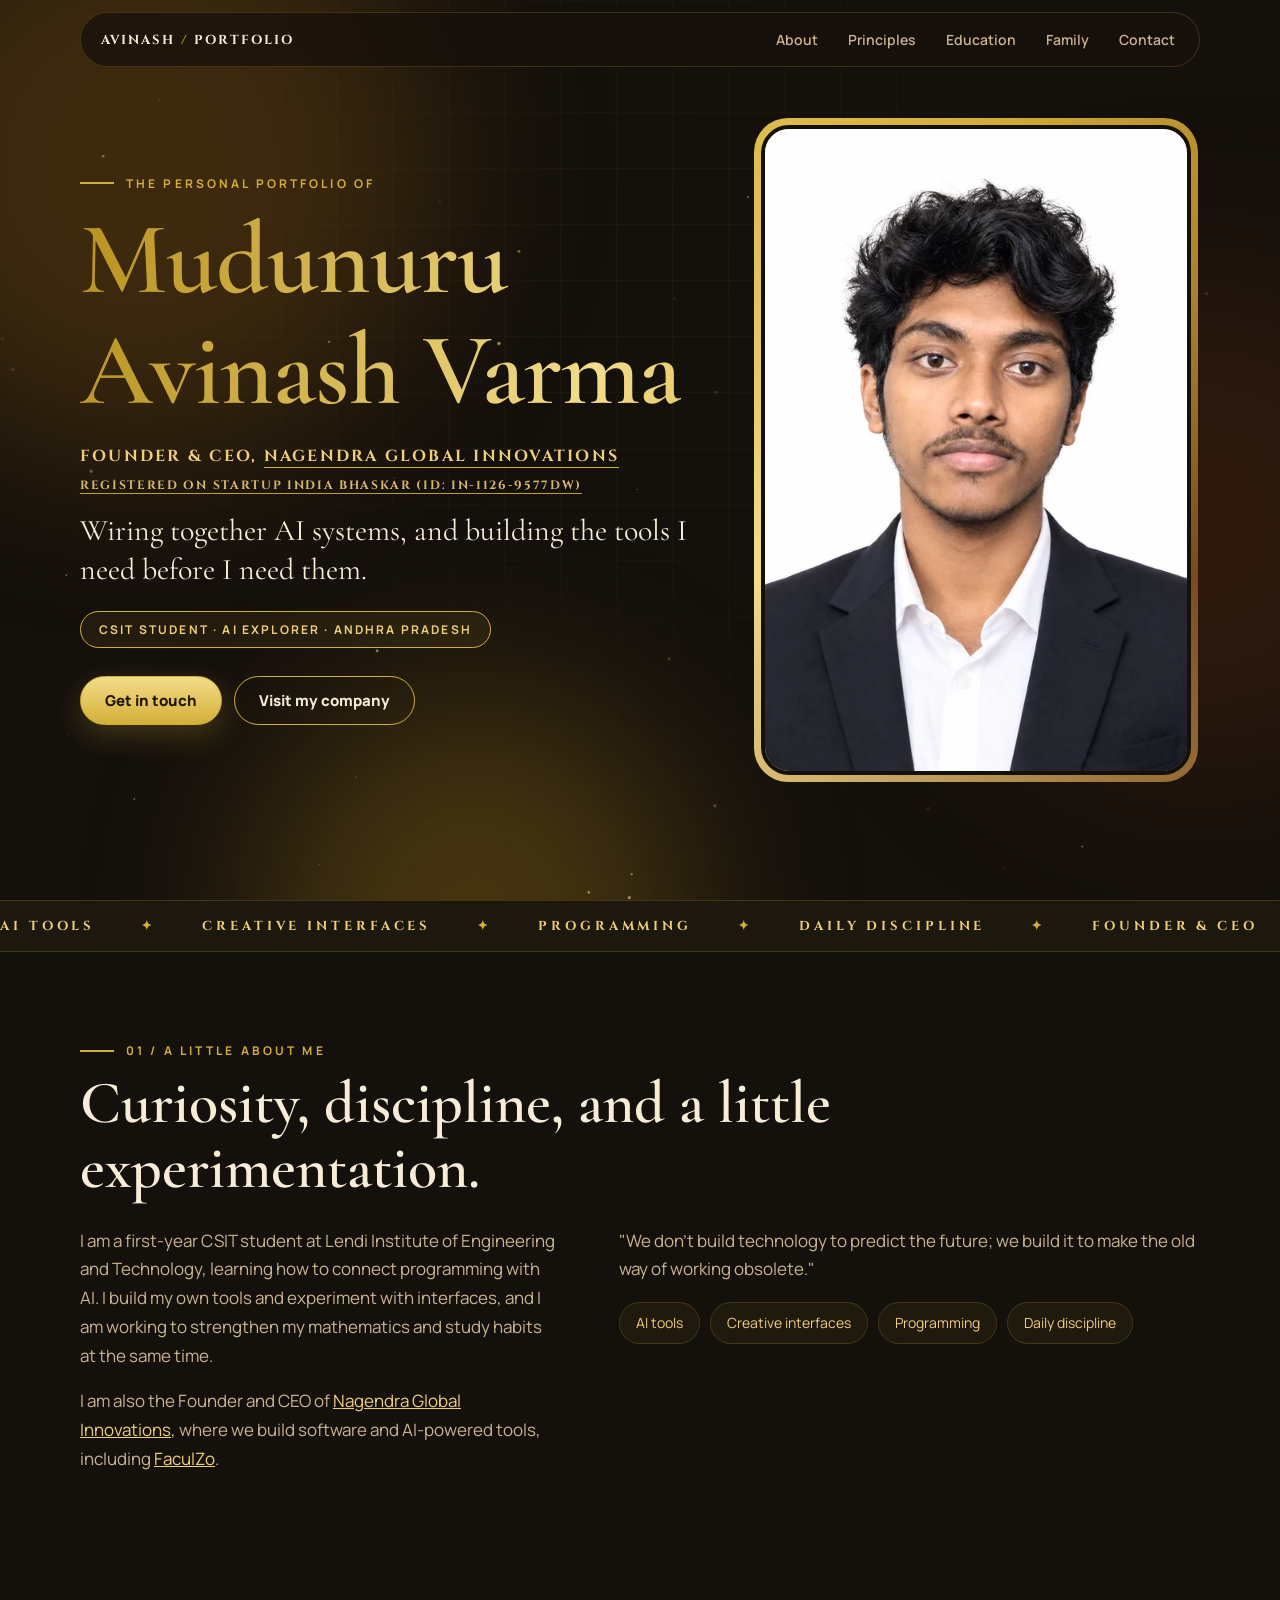
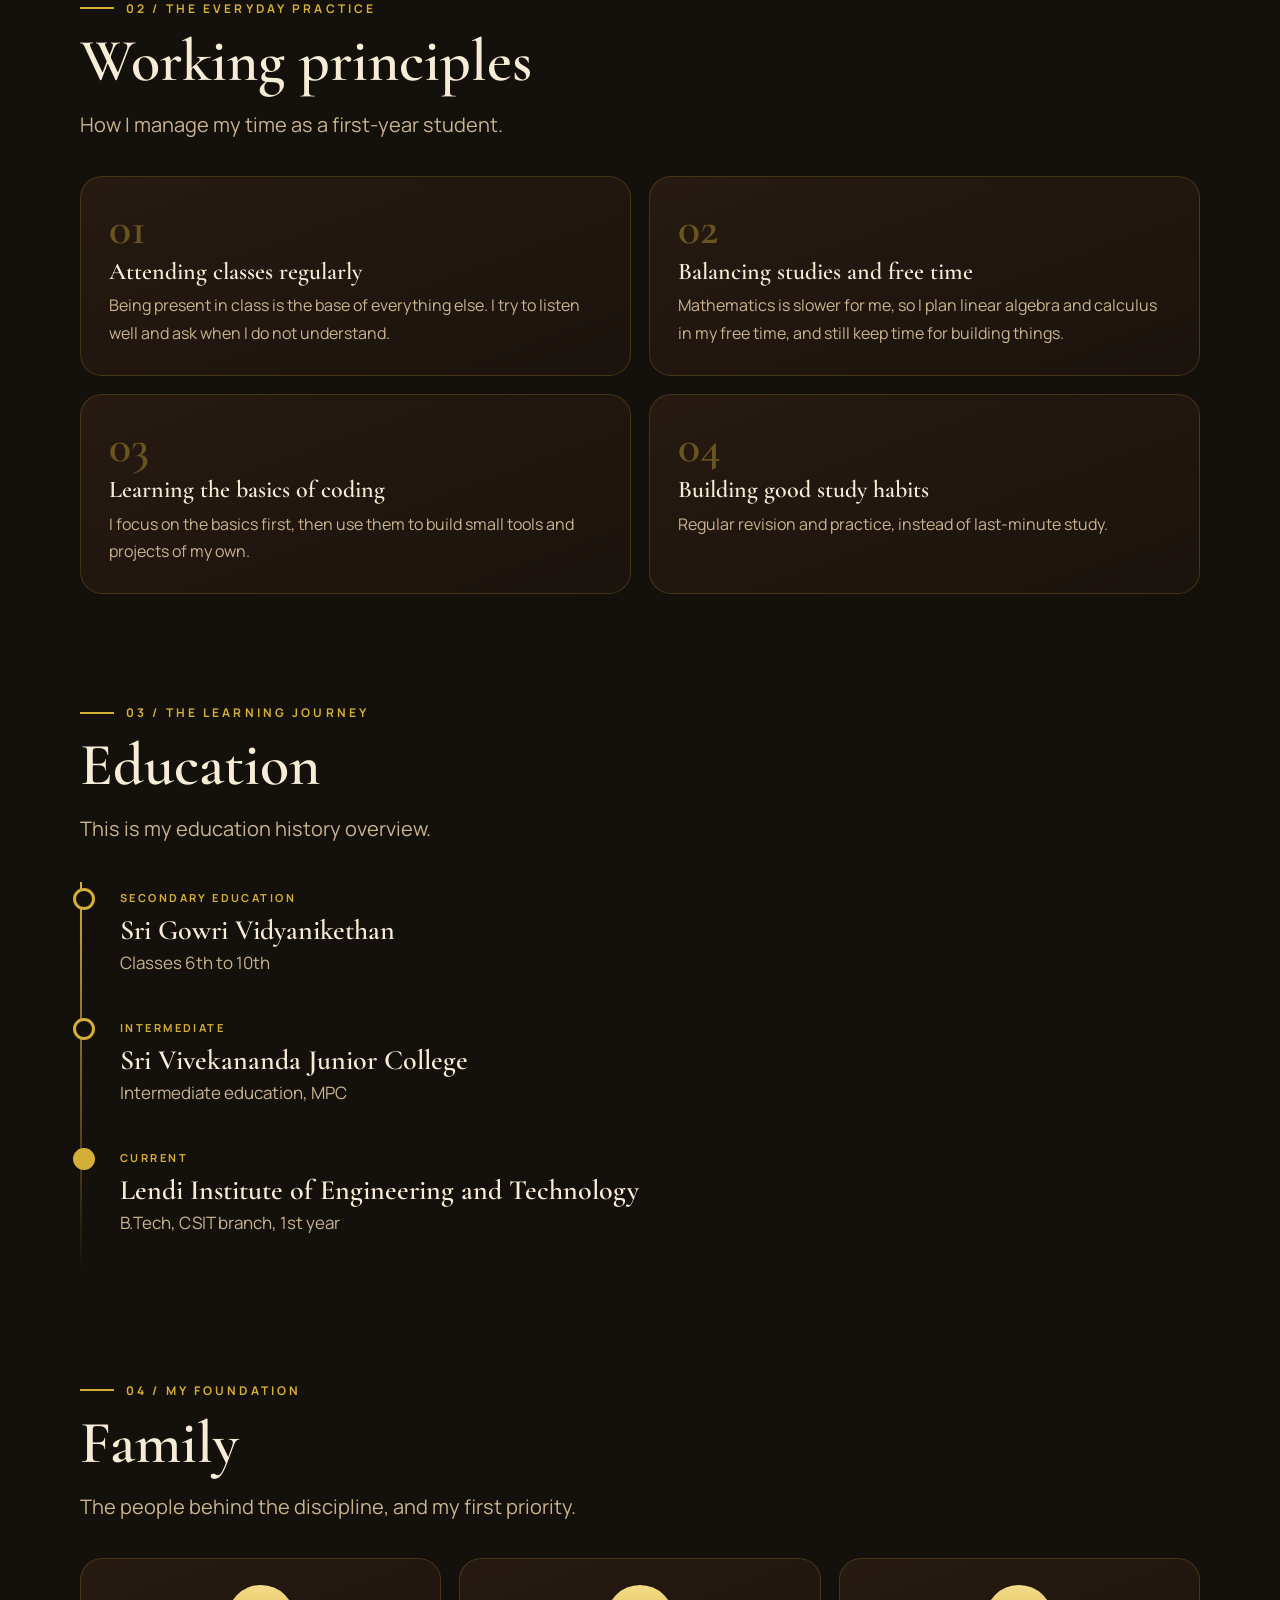
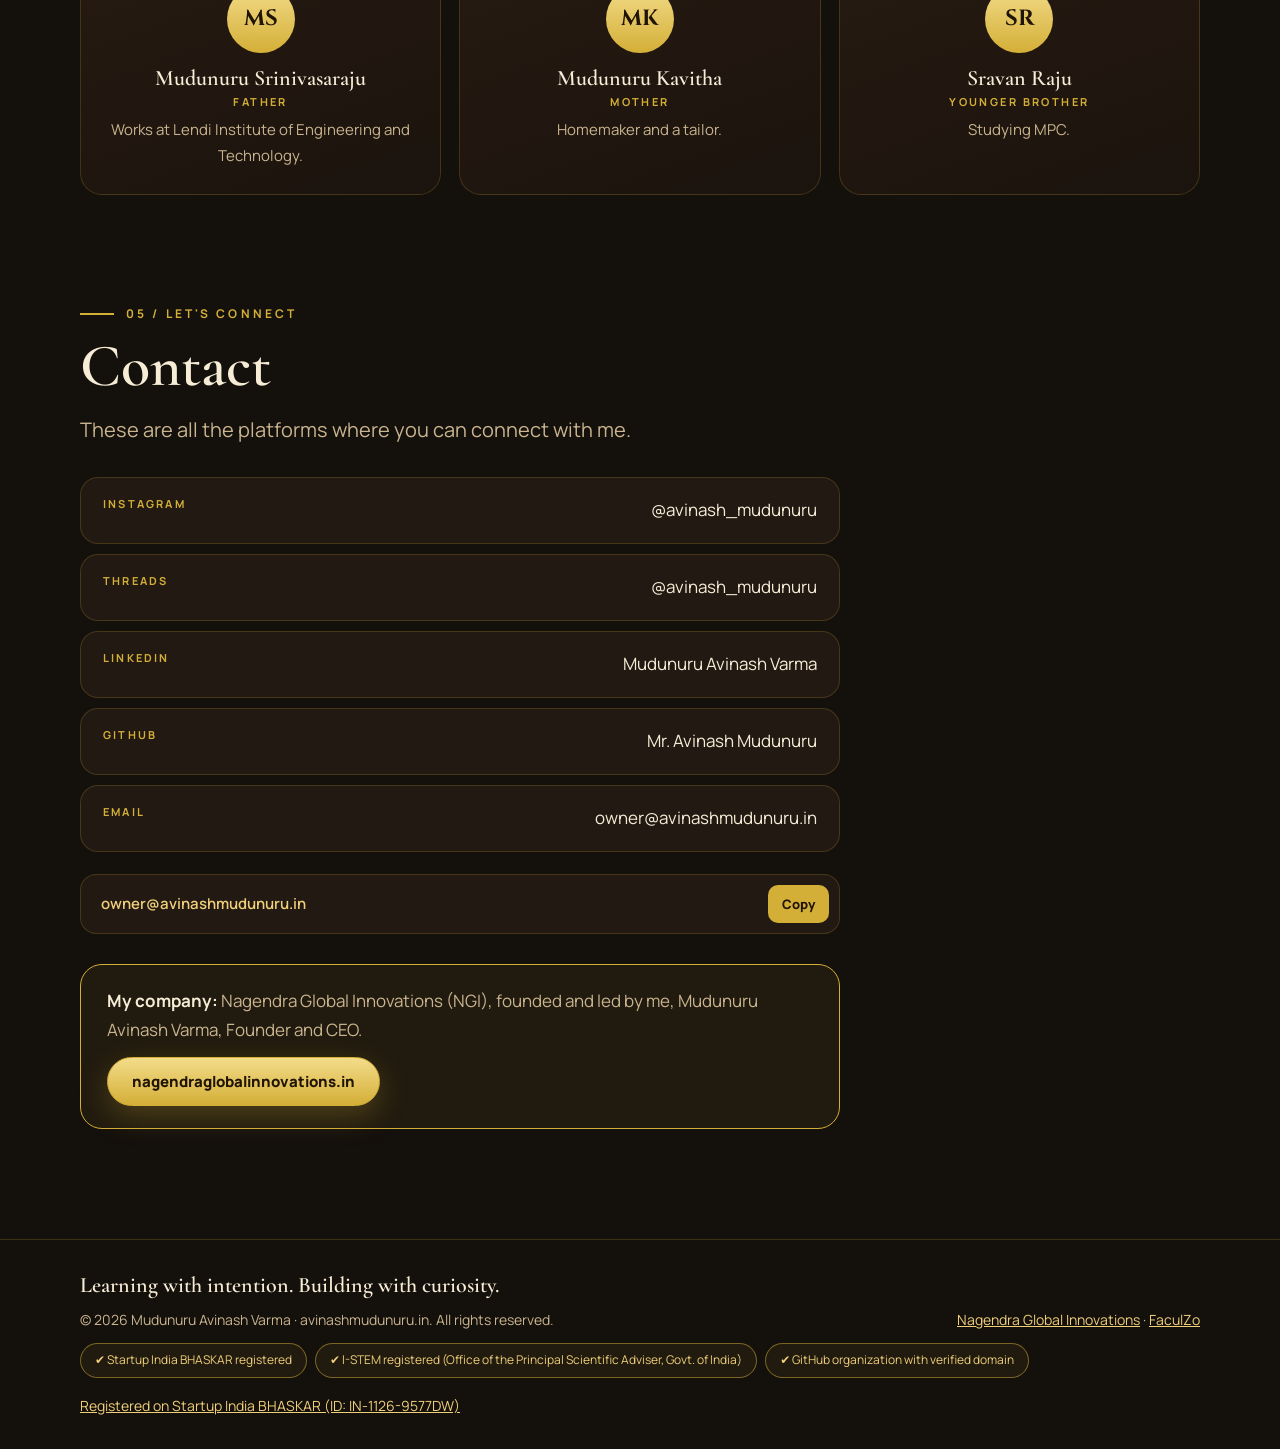
<file: index.html>
<!doctype html>
<html lang="en">
<head>
<meta charset="utf-8">
<meta name="viewport" content="width=device-width,initial-scale=1,viewport-fit=cover">
<title>Mudunuru Avinash Varma | Founder and CEO of Nagendra Global Innovations | Portfolio</title>
<meta name="description" content="Mudunuru Avinash Varma (also Avinash Varma Mudunuru, Avinash Mudunuru) is the Founder and CEO of Nagendra Global Innovations and a CSIT B.Tech student at Lendi Institute of Engineering and Technology, Andhra Pradesh, India. Company Registered on Startup India BHASKAR (ID: IN-1126-9577DW).">
<meta name="author" content="Mudunuru Avinash Varma">
<meta name="robots" content="index,follow,max-image-preview:large">
<meta name="theme-color" content="#14100c">
<link rel="canonical" href="https://avinashmudunuru.in/">
<link rel="icon" href="favicon.png" sizes="64x64"><link rel="icon" href="favicon-32.png" sizes="32x32"><link rel="apple-touch-icon" href="apple-touch-icon.png">
<meta property="og:type" content="profile"><meta property="og:title" content="Mudunuru Avinash Varma | Founder and CEO of Nagendra Global Innovations">
<meta property="og:description" content="Personal portfolio of Mudunuru Avinash Varma, Founder and CEO of Nagendra Global Innovations, Andhra Pradesh, India.">
<meta property="og:url" content="https://avinashmudunuru.in/"><meta property="og:image" content="https://avinashmudunuru.in/og-image.png">
<meta name="twitter:card" content="summary_large_image"><meta name="twitter:image" content="https://avinashmudunuru.in/og-image.png">
<link rel="preconnect" href="https://fonts.googleapis.com"><link rel="preconnect" href="https://fonts.gstatic.com" crossorigin>
<link href="https://fonts.googleapis.com/css2?family=Cinzel:wght@500;700&family=Cormorant+Garamond:wght@500;600;700&family=Manrope:wght@400;500;700;800&display=swap" rel="stylesheet">
<script type="application/ld+json">{"@context": "https://schema.org", "@graph": [{"@type": "ProfilePage", "@id": "https://avinashmudunuru.in/#page", "url": "https://avinashmudunuru.in/", "name": "Mudunuru Avinash Varma: personal portfolio", "mainEntity": {"@id": "https://nagendraglobalinnovations.in/#avinash"}, "isPartOf": {"@id": "https://avinashmudunuru.in/#website"}}, {"@type": "WebSite", "@id": "https://avinashmudunuru.in/#website", "url": "https://avinashmudunuru.in/", "name": "Mudunuru Avinash Varma", "inLanguage": "en"}, {"@type": "Person", "@id": "https://nagendraglobalinnovations.in/#avinash", "name": "Mudunuru Avinash Varma", "alternateName": ["Avinash Varma Mudunuru", "Avinash Mudunuru", "Avinash Varma"], "jobTitle": "Founder and CEO", "description": "Mudunuru Avinash Varma is the Founder and CEO of Nagendra Global Innovations, a CSIT B.Tech student at Lendi Institute of Engineering and Technology, Andhra Pradesh, India. His company Registered on Startup India BHASKAR (ID: IN-1126-9577DW).", "url": "https://avinashmudunuru.in/", "image": "https://avinashmudunuru.in/images/avinash.webp", "email": "owner@avinashmudunuru.in", "worksFor": {"@type": "Organization", "@id": "https://nagendraglobalinnovations.in/#org", "name": "Nagendra Global Innovations", "url": "https://nagendraglobalinnovations.in/"}, "alumniOf": [{"@type": "CollegeOrUniversity", "name": "Lendi Institute of Engineering and Technology"}, {"@type": "EducationalOrganization", "name": "Sri Vivekananda Junior College"}, {"@type": "EducationalOrganization", "name": "Sri Gowri Vidyanikethan"}], "knowsAbout": ["Artificial intelligence", "AI tools", "Programming", "Creative interfaces"], "homeLocation": {"@type": "Place", "address": {"@type": "PostalAddress", "addressRegion": "Andhra Pradesh", "addressCountry": "IN"}}, "sameAs": ["https://nagendraglobalinnovations.in/mudunuru-avinash-varma.html", "https://www.linkedin.com/in/mudunuru-avinash-varma-810555436", "https://github.com/AvinashMudunuru", "https://www.producthunt.com/@avinashmudunuru", "https://peerlist.io/avinashmudunuru", "https://www.instagram.com/avinash_mudunuru", "https://www.threads.com/@avinash_mudunuru"]}, {"@type": "Organization", "@id": "https://nagendraglobalinnovations.in/#org", "name": "Nagendra Global Innovations", "url": "https://nagendraglobalinnovations.in/", "founder": {"@id": "https://nagendraglobalinnovations.in/#avinash"}, "identifier": {"@type": "PropertyValue", "name": "Startup India BHASKAR ID", "value": "IN-1126-9577DW", "url": "https://www.startupindia.gov.in/bhaskar/profile?bhaskarid=IN-1126-9577DW"}, "sameAs": ["https://www.startupindia.gov.in/bhaskar/profile?bhaskarid=IN-1126-9577DW", "https://github.com/Nagendra-Global-Innovations", "https://www.linkedin.com/company/nagendra-global-innovations", "https://www.crunchbase.com/organization/nagendra-global-innovations", "https://www.f6s.com/nagendra-global-innovations", "https://www.instagram.com/nagendraglobalinnovations.in", "https://www.threads.com/@nagendraglobalinnovations.in"], "description": "Nagendra Global Innovations (NGI) is an independent Indian technology company founded and led by Mudunuru Avinash Varma. Registered on Startup India BHASKAR (ID IN-1126-9577DW) and registered with I-STEM (Office of the Principal Scientific Adviser, Government of India)."}]}</script>
<link rel="stylesheet" href="style.css">
</head>
<body>
<div class="bg" aria-hidden="true"><i class="b1"></i><i class="b2"></i><i class="b3"></i><i class="grid"></i></div>
<div id="glow" aria-hidden="true"></div>
<div id="bar"></div>
<header><div class="bar">
  <a class="brand" href="#top">Avinash <i>/</i> Portfolio</a>
  <button class="burger" id="burger" aria-expanded="false" aria-controls="nav">Menu</button>
  <nav id="nav"><a href="#my-story">About</a><a href="#principles">Principles</a><a href="#education">Education</a><a href="#family" data-family>Family</a><a href="#connect">Contact</a></nav>
</div></header>

<main id="top">
<section class="hero"><canvas id="dust" aria-hidden="true"></canvas>
  <div class="wrap hgrid">
    <div>
      <p class="eyebrow">The personal portfolio of</p>
      <h1><span class="gold">Mudunuru<br>Avinash Varma</span></h1>
      <p class="role">Founder &amp; CEO, <a href="https://nagendraglobalinnovations.in/" target="_blank" rel="noopener">Nagendra Global Innovations</a></p>
      <p class="role" style="margin-top:10px;font-size:12px;opacity:.9"><span data-bhaskar><a href="https://www.startupindia.gov.in/bhaskar/profile?bhaskarid=IN-1126-9577DW" target="_blank" rel="noopener">Registered on Startup India BHASKAR (ID: IN-1126-9577DW)</a></span></p>
      <p class="lead">Wiring together AI systems, and building the tools I need before I need them.</p>
      <span class="badge">CSIT Student &middot; AI Explorer &middot; Andhra Pradesh</span>
      <div class="cta"><a class="btn fill" href="#connect">Get in touch</a><a class="btn line" href="https://nagendraglobalinnovations.in/" target="_blank" rel="noopener">Visit my company</a></div>
    </div>
    <div class="tilt"><div class="photo" id="photo"><img src="images/avinash.webp" alt="Portrait of Mudunuru Avinash Varma, Founder and CEO of Nagendra Global Innovations" width="520" height="650"></div></div>
  </div>
</section>

<div class="marq" aria-hidden="true"><div><span>AI TOOLS</span><span>CREATIVE INTERFACES</span><span>PROGRAMMING</span><span>DAILY DISCIPLINE</span><span>FOUNDER &amp; CEO</span><span>NAGENDRA GLOBAL INNOVATIONS</span><span>AI TOOLS</span><span>CREATIVE INTERFACES</span><span>PROGRAMMING</span><span>DAILY DISCIPLINE</span><span>FOUNDER &amp; CEO</span><span>NAGENDRA GLOBAL INNOVATIONS</span></div></div>
<section id="my-story" style="padding-top:0"><div class="wrap">
  <p class="eyebrow rv">01 / A little about me</p>
  <h2 class="rv d1">Curiosity, discipline, and a little experimentation.</h2>
  <div class="two">
    <div class="rv">
      <p>I am a first-year CSIT student at Lendi Institute of Engineering and Technology, learning how to connect programming with AI. I build my own tools and experiment with interfaces, and I am working to strengthen my mathematics and study habits at the same time.</p>
      <p>I am also the Founder and CEO of <a href="https://nagendraglobalinnovations.in/" target="_blank" rel="noopener" style="color:var(--gold2)">Nagendra Global Innovations</a>, where we build software and AI-powered tools, including <a href="https://faculzo.nagendraglobalinnovations.in/" target="_blank" rel="noopener" style="color:var(--gold2)">FaculZo</a>.</p>
    </div>
    <div class="rv d1">
      <p>"We don't build technology to predict the future; we build it to make the old way of working obsolete."</p>
      <div class="tags"><span>AI tools</span><span>Creative interfaces</span><span>Programming</span><span>Daily discipline</span></div>
    </div>
  </div>
</div></section>

<section id="principles" style="padding-top:0"><div class="wrap">
  <p class="eyebrow rv">02 / The everyday practice</p>
  <h2 class="rv d1">Working principles</h2>
  <p class="lead rv d2" style="margin-top:14px">How I manage my time as a first-year student.</p>
  <div class="grid4">
    <div class="card rv"><div class="n">01</div><h3>Attending classes regularly</h3><p>Being present in class is the base of everything else. I try to listen well and ask when I do not understand.</p></div>
    <div class="card rv d1"><div class="n">02</div><h3>Balancing studies and free time</h3><p>Mathematics is slower for me, so I plan linear algebra and calculus in my free time, and still keep time for building things.</p></div>
    <div class="card rv"><div class="n">03</div><h3>Learning the basics of coding</h3><p>I focus on the basics first, then use them to build small tools and projects of my own.</p></div>
    <div class="card rv d1"><div class="n">04</div><h3>Building good study habits</h3><p>Regular revision and practice, instead of last-minute study.</p></div>
  </div>
</div></section>

<section id="education" style="padding-top:0"><div class="wrap">
  <p class="eyebrow rv">03 / The learning journey</p>
  <h2 class="rv d1">Education</h2>
  <p class="lead rv d2" style="margin-top:14px">This is my education history overview.</p>
  <ul class="tl">
    <li class="rv"><small>Secondary education</small><h3>Sri Gowri Vidyanikethan</h3><p>Classes 6th to 10th</p></li>
    <li class="rv d1"><small>Intermediate</small><h3>Sri Vivekananda Junior College</h3><p>Intermediate education, MPC</p></li>
    <li class="rv d2 now"><small>Current</small><h3>Lendi Institute of Engineering and Technology</h3><p>B.Tech, CSIT branch, 1st year</p></li>
  </ul>
</div></section>

<section id="family" data-family style="padding-top:0"><div class="wrap">
  <p class="eyebrow rv">04 / My foundation</p>
  <h2 class="rv d1">Family</h2>
  <p class="lead rv d2" style="margin-top:14px">The people behind the discipline, and my first priority.</p>
  <div class="fam">
    <div class="pc rv"><div class="ini">MS</div><h3>Mudunuru Srinivasaraju</h3><span class="rl">Father</span><p>Works at Lendi Institute of Engineering and Technology.</p></div>
    <div class="pc rv d1"><div class="ini">MK</div><h3>Mudunuru Kavitha</h3><span class="rl">Mother</span><p>Homemaker and a tailor.</p></div>
    <div class="pc rv d2"><div class="ini">SR</div><h3>Sravan Raju</h3><span class="rl">Younger brother</span><p>Studying MPC.</p></div>
  </div>
</div></section>

<section id="connect" style="padding-top:0"><div class="wrap">
  <p class="eyebrow rv">05 / Let's connect</p>
  <h2 class="rv d1">Contact</h2>
  <p class="lead rv d2" style="margin-top:14px">These are all the platforms where you can connect with me.</p>
  <ul class="links rv">
    <li><a href="https://www.instagram.com/avinash_mudunuru" data-social="instagram" target="_blank" rel="noopener me"><span>INSTAGRAM</span><span data-handle>@avinash_mudunuru</span></a></li>
    <li><a href="https://www.threads.com/@avinash_mudunuru" data-social="threads" target="_blank" rel="noopener me"><span>THREADS</span><span data-handle>@avinash_mudunuru</span></a></li>
    <li><a href="https://www.linkedin.com/in/mudunuru-avinash-varma-810555436" data-social="linkedin" target="_blank" rel="noopener me"><span>LINKEDIN</span><span data-handle>Mudunuru Avinash Varma</span></a></li>
    <li><a href="https://github.com/AvinashMudunuru" data-social="github" target="_blank" rel="noopener me"><span>GITHUB</span><span data-handle>Mr. Avinash Mudunuru</span></a></li>
    <li><a href="mailto:owner@avinashmudunuru.in" data-email><span>EMAIL</span><span data-text>owner@avinashmudunuru.in</span></a></li>
  </ul>
  <div class="mail rv"><code>owner@avinashmudunuru.in</code><button type="button" id="copy">Copy</button></div>
  <div class="cobox rv"><p><b style="color:var(--ink)">My company:</b> Nagendra Global Innovations (NGI), founded and led by me, Mudunuru Avinash Varma, Founder and CEO.</p>
    <a class="btn fill" href="https://nagendraglobalinnovations.in/" target="_blank" rel="noopener">nagendraglobalinnovations.in</a></div>
</div></section>
</main>

<footer><div class="wrap">
  <div class="tag">Learning with intention. Building with curiosity.</div>
  <span>&copy; <span id="y">2026</span> Mudunuru Avinash Varma &middot; avinashmudunuru.in. All rights reserved.</span>
  <span><a href="https://nagendraglobalinnovations.in/" target="_blank" rel="noopener">Nagendra Global Innovations</a> &middot; <a href="https://faculzo.nagendraglobalinnovations.in/" target="_blank" rel="noopener">FaculZo</a></span>
  <div style="flex-basis:100%;display:flex;flex-wrap:wrap;gap:8px;margin:2px 0 6px"><span style="border:1px solid rgba(212,175,55,.5);border-radius:999px;padding:6px 14px;font-size:12px;color:#f0cf7a;background:rgba(212,175,55,.07)">&#10004; Startup India BHASKAR registered</span><span style="border:1px solid rgba(212,175,55,.5);border-radius:999px;padding:6px 14px;font-size:12px;color:#f0cf7a;background:rgba(212,175,55,.07)">&#10004; I-STEM registered (Office of the Principal Scientific Adviser, Govt. of India)</span><span style="border:1px solid rgba(212,175,55,.5);border-radius:999px;padding:6px 14px;font-size:12px;color:#f0cf7a;background:rgba(212,175,55,.07)">&#10004; GitHub organization with verified domain</span></div><span class="bh" data-bhaskar><a href="https://www.startupindia.gov.in/bhaskar/profile?bhaskarid=IN-1126-9577DW" target="_blank" rel="noopener">Registered on Startup India BHASKAR (ID: IN-1126-9577DW)</a></span>
</div></footer>
<script src="config.js"></script>
<script src="script.js"></script>
</body></html>
</file>
<file: style.css>
:root{--bg:#14100c;--bg2:#1c1510;--card:#221912;--line:rgba(212,175,55,.2);--ink:#f7ecd6;--mut:#c9b48f;--gold:#d4af37;--gold2:#f0cf7a;--ser:'Cormorant Garamond',Georgia,serif;--body:'Manrope',system-ui,sans-serif;--cin:'Cinzel',Georgia,serif}
*{box-sizing:border-box}html{scroll-behavior:smooth;scroll-padding-top:84px}
body{margin:0;background:radial-gradient(1000px 650px at 80% -6%,#3a2412,transparent 70%),var(--bg);background-attachment:fixed;color:var(--ink);font:400 17px/1.7 var(--body);overflow-x:hidden;-webkit-font-smoothing:antialiased}
img{max-width:100%}a{color:inherit}
.wrap{width:min(1120px,100% - 40px);margin-inline:auto}
section{padding-block:clamp(60px,9vw,110px)}
.eyebrow{font:700 12px var(--body);letter-spacing:.26em;text-transform:uppercase;color:var(--gold);margin:0 0 12px;display:flex;align-items:center;gap:12px}.eyebrow::before{content:"";width:34px;height:2px;background:var(--gold)}
h1,h2,h3{margin:0;font-family:var(--ser);font-weight:600;line-height:1.08}
h2{font-size:clamp(34px,5.4vw,60px)}h3{font-size:clamp(22px,2.6vw,28px)}
.gold{background:linear-gradient(100deg,#b8921f,#f3dc8a 40%,#d4af37 60%,#f3dc8a);background-size:220% 100%;-webkit-background-clip:text;background-clip:text;color:transparent;animation:shine 6s linear infinite}@keyframes shine{to{background-position:-220% 0}}
.lead{color:var(--mut);font-size:clamp(17px,2vw,20px);max-width:36em}
.js .rv{opacity:0;transform:translateY(28px);transition:opacity .8s,transform .8s cubic-bezier(.2,.7,.2,1)}.js .rv.in{opacity:1;transform:none}.d1{transition-delay:.12s!important}.d2{transition-delay:.24s!important}
#bar{position:fixed;left:0;top:0;height:3px;width:100%;background:linear-gradient(90deg,var(--gold),var(--gold2));transform:scaleX(0);transform-origin:0 50%;z-index:60}
header{position:fixed;top:12px;left:0;right:0;z-index:50;display:flex;justify-content:center;padding-inline:12px;pointer-events:none}
.bar{pointer-events:auto;display:flex;align-items:center;justify-content:space-between;gap:14px;width:min(1120px,100%);padding:8px 10px 8px 20px;border-radius:999px;background:rgba(24,17,12,.78);border:1px solid var(--line);-webkit-backdrop-filter:blur(14px);backdrop-filter:blur(14px)}
.brand{text-decoration:none;font:700 13px var(--cin);letter-spacing:.16em;text-transform:uppercase;white-space:nowrap}.brand i{color:var(--gold);font-style:normal}
nav{display:flex;gap:2px}nav a{text-decoration:none;font:600 14px var(--body);color:var(--mut);padding:9px 14px;border-radius:999px;transition:.2s}nav a:hover,nav a.act{color:var(--ink);background:rgba(212,175,55,.14)}
.burger{display:none;background:none;border:1px solid var(--line);color:var(--ink);border-radius:999px;padding:9px 16px;font:700 13px var(--body);letter-spacing:.08em;cursor:pointer}
@media(max-width:900px){.burger{display:block}nav{position:absolute;top:64px;left:12px;right:12px;flex-direction:column;padding:12px;border-radius:22px;background:rgba(24,17,12,.98);border:1px solid var(--line);display:none;pointer-events:auto}nav.open{display:flex}nav a{padding:14px 16px;font-size:16px}}
/* hero */
.hero{position:relative;min-height:100svh;display:flex;align-items:center;padding-top:110px;overflow:hidden}
#dust{position:absolute;inset:0;width:100%;height:100%;pointer-events:none}
.hgrid{position:relative;display:grid;grid-template-columns:minmax(0,1.15fr) minmax(0,.85fr);gap:clamp(28px,5vw,70px);align-items:center}
.hero h1{font-size:clamp(46px,8vw,104px);letter-spacing:-.01em}
.role{margin:20px 0 0;font:700 clamp(13px,1.7vw,16px) var(--cin);letter-spacing:.14em;text-transform:uppercase;color:var(--gold2)}.role a{text-decoration:none;border-bottom:1px solid var(--gold)}
.hero .lead{margin:18px 0 0;font-family:var(--ser);font-size:clamp(22px,3vw,30px);line-height:1.3;color:var(--ink)}
.badge{display:inline-block;margin-top:22px;padding:9px 18px;border:1px solid var(--gold);border-radius:999px;font:700 12px var(--body);letter-spacing:.18em;text-transform:uppercase;color:var(--gold2);background:rgba(212,175,55,.08)}
.cta{display:flex;flex-wrap:wrap;gap:12px;margin-top:28px}
.btn{display:inline-flex;align-items:center;padding:13px 24px;border-radius:999px;font:800 15px var(--body);text-decoration:none;border:1.5px solid var(--gold);transition:.3s}
.btn.fill{background:linear-gradient(180deg,#f3dc8a,#d4af37);color:#201505;box-shadow:0 10px 30px rgba(212,175,55,.25)}.btn.fill:hover,.btn.line:hover{transform:translateY(-3px)}.btn.line:hover{background:rgba(212,175,55,.14)}
.tilt{perspective:1100px;justify-self:center;width:100%;max-width:430px}
.photo{position:relative;transition:transform .2s ease-out;animation:floaty 7s ease-in-out infinite;transform-style:preserve-3d}
@keyframes floaty{50%{translate:0 -12px}}
.photo::before{content:"";position:absolute;inset:-7px;border-radius:34px;background:conic-gradient(from var(--a,0deg),#d4af37,#7a4a1c,#f3dc8a,#d4af37);animation:spin 9s linear infinite}
@property --a{syntax:'<angle>';inherits:false;initial-value:0deg}@keyframes spin{to{--a:360deg}}
.photo img{position:relative;display:block;width:100%;aspect-ratio:4/5;object-fit:cover;object-position:top;border-radius:28px;border:4px solid var(--bg)}
@media(max-width:860px){.hgrid{grid-template-columns:minmax(0,1fr)}.tilt{max-width:340px;order:-1}.hero{padding-top:100px}}
/* about */
.two{display:grid;grid-template-columns:minmax(0,.9fr) minmax(0,1.1fr);gap:clamp(26px,5vw,70px);align-items:start;margin-top:26px}
.two p{color:var(--mut);margin:0 0 16px}
.tags{display:flex;flex-wrap:wrap;gap:10px;margin-top:18px}.tags span{padding:8px 16px;border:1px solid var(--line);border-radius:999px;color:var(--gold2);font-size:14px;background:rgba(212,175,55,.06)}
@media(max-width:860px){.two{grid-template-columns:minmax(0,1fr)}}
/* principles */
.grid4{display:grid;grid-template-columns:repeat(2,minmax(0,1fr));gap:18px;margin-top:34px}
.card{position:relative;padding:28px;border:1px solid var(--line);border-radius:22px;background:var(--card);transition:.35s}.card:hover{transform:translateY(-6px);border-color:var(--gold)}
.card .n{font:600 46px var(--ser);color:rgba(212,175,55,.4);line-height:1}.card h3{font-size:24px;margin:8px 0 8px}.card p{margin:0;color:var(--mut);font-size:16px}
@media(max-width:700px){.grid4{grid-template-columns:minmax(0,1fr)}}
/* timeline */
.tl{list-style:none;margin:36px 0 0;padding:0 0 0 30px;border-left:2px solid var(--line)}
.tl li{position:relative;padding:0 0 34px 8px}.tl li::before{content:"";position:absolute;left:-39px;top:6px;width:16px;height:16px;border-radius:50%;background:var(--bg);border:3px solid var(--gold);box-shadow:0 0 0 0 rgba(212,175,55,.6)}
.tl li.now::before{background:var(--gold);animation:pulse 2s infinite}@keyframes pulse{70%{box-shadow:0 0 0 12px rgba(212,175,55,0)}100%{box-shadow:0 0 0 0 rgba(212,175,55,0)}}
.tl small{font:700 11px var(--body);letter-spacing:.22em;text-transform:uppercase;color:var(--gold)}.tl h3{margin:4px 0 4px}.tl p{margin:0;color:var(--mut)}
/* family */
.fam{display:grid;grid-template-columns:repeat(3,minmax(0,1fr));gap:18px;margin-top:34px}
.pc{padding:26px;border:1px solid var(--line);border-radius:22px;background:var(--card);text-align:center;transition:.35s}.pc:hover{transform:translateY(-6px);border-color:var(--gold)}
.pc .ini{width:68px;height:68px;margin:0 auto 14px;border-radius:50%;display:grid;place-items:center;font:700 22px var(--cin);color:#201505;background:linear-gradient(180deg,#f3dc8a,#d4af37)}
.pc h3{font-size:22px}.pc .rl{display:block;margin:4px 0 8px;font:700 11px var(--body);letter-spacing:.22em;text-transform:uppercase;color:var(--gold)}.pc p{margin:0;color:var(--mut);font-size:15px}
@media(max-width:860px){.fam{grid-template-columns:minmax(0,1fr)}}
/* contact */
.links{list-style:none;margin:30px 0 0;padding:0;display:grid;gap:10px;max-width:760px}
.links a{display:flex;justify-content:space-between;gap:12px;flex-wrap:wrap;padding:18px 22px;border:1px solid var(--line);border-radius:18px;background:var(--card);text-decoration:none;transition:.25s}
.links a:hover{border-color:var(--gold);transform:translateX(8px)}.links a span:first-child{font:700 11px var(--body);letter-spacing:.2em;color:var(--gold)}.links a span:last-child{overflow-wrap:anywhere}
.cobox{margin-top:30px;max-width:760px;padding:22px 26px;border:1px solid var(--gold);border-radius:22px;background:rgba(212,175,55,.07)}.cobox p{margin:0 0 12px;color:var(--mut)}
.mail{display:flex;align-items:center;gap:10px;margin-top:22px;max-width:760px;padding:10px 10px 10px 20px;border:1px solid var(--line);border-radius:16px;background:var(--card)}.mail code{font:600 15px var(--body);color:var(--gold2);overflow-wrap:anywhere}
.mail button{margin-left:auto;border:0;border-radius:10px;padding:10px 14px;font:800 13px var(--body);background:var(--gold);color:#201505;cursor:pointer}
footer{border-top:1px solid var(--line);padding:32px 0;color:var(--mut);font-size:14px}footer .wrap{display:flex;flex-wrap:wrap;justify-content:space-between;gap:10px}
footer .tag{font:600 22px var(--ser);color:var(--ink);flex-basis:100%}footer .bh{flex-basis:100%}footer a{color:var(--gold2)}
@media(prefers-reduced-motion:reduce){*{animation:none!important;transition:none!important}.js .rv{opacity:1;transform:none}}

/* extra background + motion */
.bg{position:fixed;inset:0;z-index:-1;overflow:hidden;pointer-events:none}
.bg i{position:absolute;border-radius:50%;filter:blur(90px);opacity:.35}
.b1{width:46vmax;height:46vmax;left:-12vmax;top:-10vmax;background:#8a5a14;animation:drift1 22s ease-in-out infinite alternate}
.b2{width:40vmax;height:40vmax;right:-14vmax;top:30vh;background:#5b2a12;animation:drift2 26s ease-in-out infinite alternate}
.b3{width:34vmax;height:34vmax;left:20vw;bottom:-18vmax;background:#a67c1a;opacity:.22;animation:drift1 30s ease-in-out infinite alternate-reverse}
.bg .grid{inset:0;border-radius:0;filter:none;opacity:1;background-image:linear-gradient(rgba(212,175,55,.05) 1px,transparent 1px),linear-gradient(90deg,rgba(212,175,55,.05) 1px,transparent 1px);background-size:56px 56px;-webkit-mask-image:radial-gradient(ellipse at 50% 30%,#000,transparent 75%);mask-image:radial-gradient(ellipse at 50% 30%,#000,transparent 75%);animation:gridmove 30s linear infinite}
@keyframes drift1{to{transform:translate(12vw,10vh) scale(1.15)}}@keyframes drift2{to{transform:translate(-12vw,-8vh) scale(1.2)}}@keyframes gridmove{to{background-position:56px 56px}}
body{background:var(--bg)}
#glow{position:fixed;left:0;top:0;width:420px;height:420px;margin:-210px 0 0 -210px;border-radius:50%;background:radial-gradient(circle,rgba(240,207,122,.13),transparent 65%);pointer-events:none;z-index:0;transition:transform .12s linear;opacity:0}
@media(hover:none){#glow{display:none}}
.marq{overflow:hidden;border-block:1px solid var(--line);background:rgba(212,175,55,.05);padding:16px 0;margin-bottom:clamp(50px,8vw,90px)}
.marq div{display:flex;gap:46px;width:max-content;animation:mq 30s linear infinite;font:700 13px var(--cin);letter-spacing:.3em;color:var(--gold2)}
.marq span::after{content:"\2726";margin-left:46px;color:var(--gold)}@keyframes mq{to{transform:translateX(-50%)}}
.hero h1 .gold{display:inline-block;animation:shine 6s linear infinite,rise 1.2s cubic-bezier(.2,.7,.2,1) both}@keyframes rise{from{opacity:0;transform:translateY(40px);filter:blur(8px)}}
.hero .eyebrow,.hero .role,.hero .lead,.hero .badge,.hero .cta{animation:rise 1s .3s cubic-bezier(.2,.7,.2,1) both}.hero .role{animation-delay:.5s}.hero .lead{animation-delay:.65s}.hero .badge{animation-delay:.8s}.hero .cta{animation-delay:.95s}
.btn.fill{position:relative;overflow:hidden}.btn.fill::after{content:"";position:absolute;top:0;left:-70%;width:50%;height:100%;background:linear-gradient(100deg,transparent,rgba(255,255,255,.55),transparent);transform:skewX(-20deg);animation:sweep 3.5s infinite}@keyframes sweep{60%,100%{left:130%}}
.card,.pc{background:linear-gradient(160deg,rgba(40,28,18,.9),rgba(28,20,14,.9))}.card:hover,.pc:hover{box-shadow:0 18px 50px rgba(212,175,55,.14)}
.pc .ini{animation:ring 3.2s infinite}@keyframes ring{70%{box-shadow:0 0 0 14px rgba(212,175,55,0)}0%{box-shadow:0 0 0 0 rgba(212,175,55,.5)}}
h2{position:relative}.tl{border-image:linear-gradient(var(--gold),transparent) 1}
.tags span{transition:.25s}.tags span:hover{transform:translateY(-3px);background:rgba(212,175,55,.18)}
</file>
